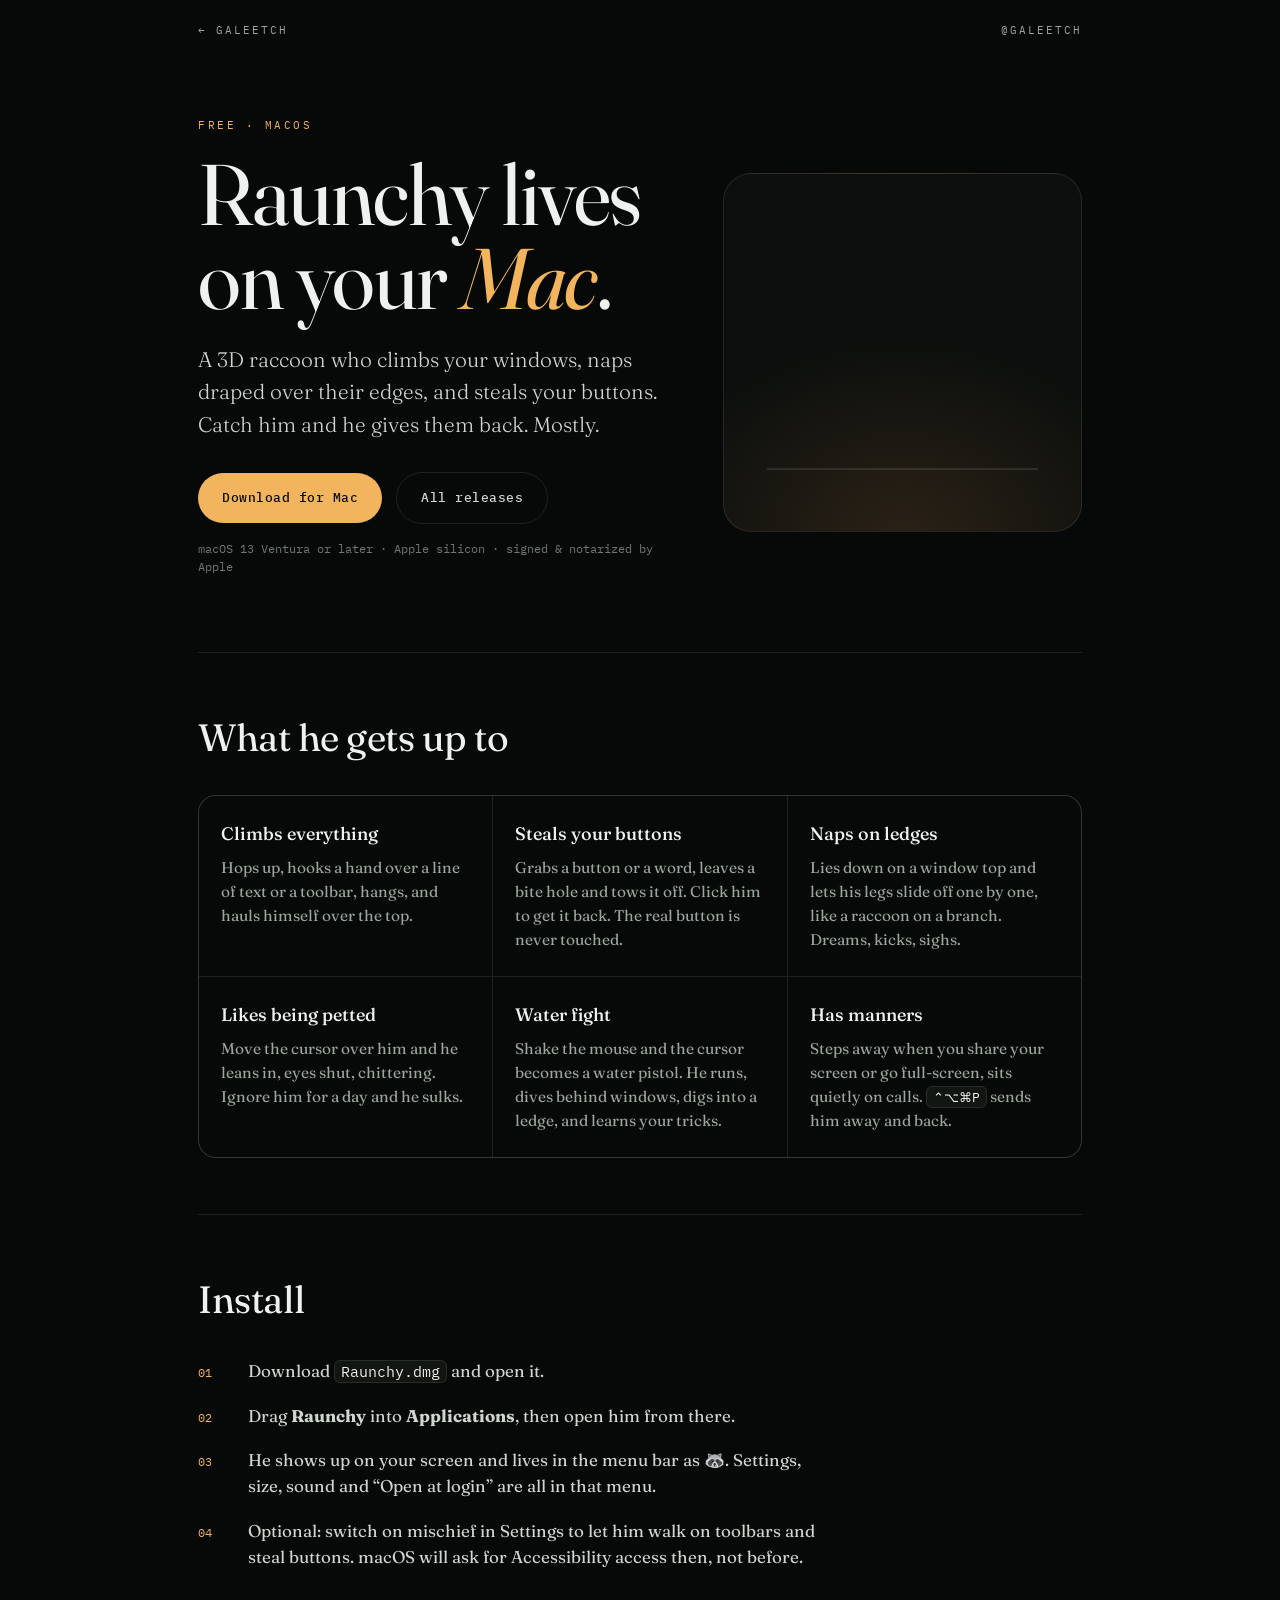
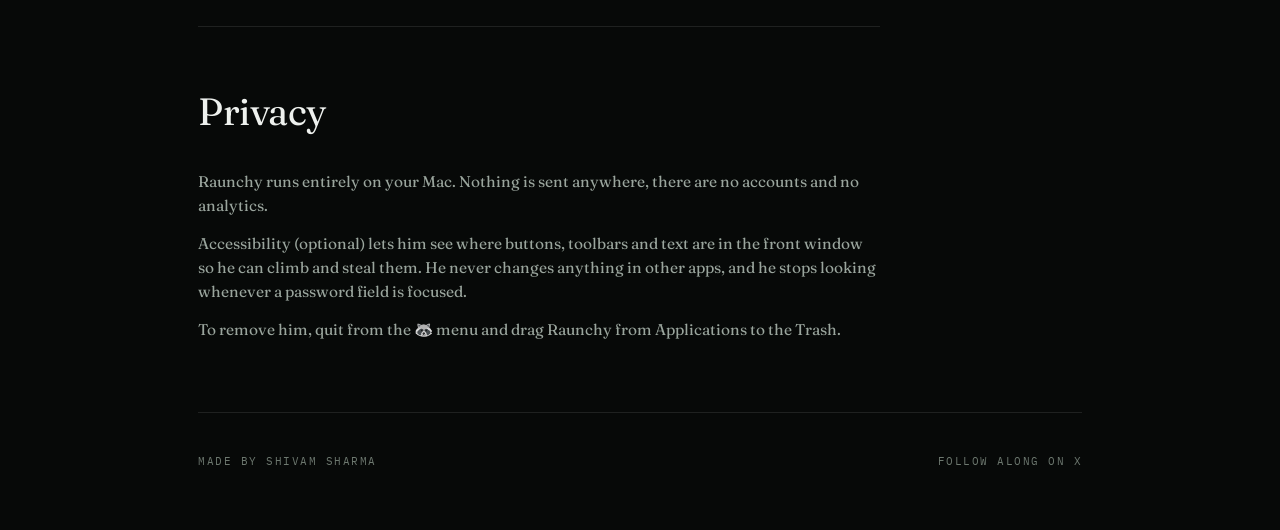
<file: raunchy/index.html>
<!DOCTYPE html>
<html lang="en">
<head>
<meta charset="utf-8">
<meta name="viewport" content="width=device-width, initial-scale=1">
<title>Raunchy — a raccoon who lives on your Mac</title>
<meta name="description" content="Raunchy is a 3D raccoon who lives on your Mac screen: he climbs your windows, naps on ledges, steals your buttons and gives them back when you catch him. Free for macOS.">
<meta name="author" content="Shivam Sharma">
<meta property="og:title" content="Raunchy — a raccoon who lives on your Mac">
<meta property="og:description" content="He climbs your windows, naps on ledges and steals your buttons. Free for macOS.">
<meta property="og:type" content="website">
<meta property="og:url" content="https://galeetch.com/raunchy/">
<meta property="og:image" content="https://raw.githubusercontent.com/shivamsharma00/raunchy/main/assets/raunchy-card.png">
<meta name="twitter:card" content="summary_large_image">
<meta name="twitter:site" content="@galeetch">
<meta name="twitter:image" content="https://raw.githubusercontent.com/shivamsharma00/raunchy/main/assets/raunchy-card.png">
<meta name="theme-color" content="#070908">
<link rel="icon" href="https://raw.githubusercontent.com/shivamsharma00/raunchy/main/assets/icon-256.png">
<link rel="preconnect" href="https://fonts.googleapis.com">
<link rel="preconnect" href="https://fonts.gstatic.com" crossorigin>
<link href="https://fonts.googleapis.com/css2?family=Fraunces:ital,opsz,wght@0,9..144,300;0,9..144,400;0,9..144,500;1,9..144,400&family=IBM+Plex+Mono:wght@400;500&display=swap" rel="stylesheet">
<style>
  :root{
    --ink0:#070908; --ink1:#0c0f0d; --ink2:#121613;
    --fog:#eef1ee; --fog2:#cfd6d0; --dim:#9aa59d; --dim2:#6d786f;
    --moss:#9db98f; --amber:#f2b45c;
    --hair:rgba(238,241,238,0.10);
    --serif:'Fraunces',Georgia,serif;
    --mono:'IBM Plex Mono',ui-monospace,monospace;
  }
  *{box-sizing:border-box;}
  html,body{margin:0;background:var(--ink0);}
  body{font-family:var(--serif);color:var(--fog2);-webkit-font-smoothing:antialiased;line-height:1.55;}
  a{color:inherit;}
  ::selection{background:var(--amber);color:var(--ink0);}
  .wrap{max-width:980px;margin:0 auto;padding:0 clamp(16px,5vw,48px);}

  nav{display:flex;justify-content:space-between;align-items:center;padding:22px 0;
    font-family:var(--mono);font-size:11px;letter-spacing:2px;text-transform:uppercase;color:var(--dim);}
  nav a{text-decoration:none;}
  nav a:hover{color:var(--fog);}

  .hero{display:grid;grid-template-columns:1.15fr .85fr;gap:40px;align-items:center;padding:56px 0 64px;}
  .kicker{font-family:var(--mono);font-size:11px;letter-spacing:2.5px;text-transform:uppercase;color:var(--amber);margin:0 0 18px;}
  h1{font-weight:400;font-size:clamp(46px,8vw,86px);line-height:.98;margin:0 0 22px;color:var(--fog);letter-spacing:-1.5px;}
  h1 em{font-style:italic;color:var(--amber);}
  .lede{font-size:clamp(18px,2.2vw,21px);font-weight:300;max-width:30em;margin:0 0 32px;}
  .cta{display:flex;flex-wrap:wrap;gap:14px;align-items:center;}
  .btn{display:inline-flex;align-items:center;gap:10px;padding:15px 24px;border-radius:999px;text-decoration:none;
    font-family:var(--mono);font-size:13px;font-weight:500;letter-spacing:.5px;transition:transform .15s ease, background .15s ease;}
  .btn.primary{background:var(--amber);color:var(--ink0);}
  .btn.primary:hover{transform:translateY(-1px);background:#ffc778;}
  .btn.ghost{border:1px solid var(--hair);color:var(--fog2);}
  .btn.ghost:hover{border-color:var(--dim2);color:var(--fog);}
  .req{font-family:var(--mono);font-size:11.5px;color:var(--dim2);margin-top:16px;}

  .stage{position:relative;aspect-ratio:1/1;border-radius:28px;
    background:radial-gradient(120% 90% at 50% 100%, #2a2116 0%, var(--ink1) 60%);border:1px solid var(--hair);
    display:flex;align-items:flex-end;justify-content:center;overflow:hidden;}
  .stage::after{content:"";position:absolute;left:12%;right:12%;bottom:17%;height:2px;background:var(--hair);}
  .stage img{height:68%;width:auto;max-width:80%;object-fit:contain;margin-bottom:17%;position:relative;z-index:1;filter:drop-shadow(0 18px 18px rgba(0,0,0,.45));}
  .stage .fallback{position:absolute;inset:0;display:flex;align-items:center;justify-content:center;font-size:120px;}

  section{padding:56px 0;border-top:1px solid var(--hair);}
  h2{font-weight:400;font-size:clamp(28px,4vw,38px);color:var(--fog);margin:0 0 28px;letter-spacing:-.5px;}
  .grid{display:grid;grid-template-columns:repeat(3,1fr);gap:1px;background:var(--hair);border:1px solid var(--hair);border-radius:18px;overflow:hidden;}
  .card{background:var(--ink0);padding:24px 22px;}
  .card h3{font-weight:500;font-size:18px;color:var(--fog);margin:0 0 8px;}
  .card p{margin:0;font-size:15.5px;color:var(--dim);}

  ol.steps{list-style:none;counter-reset:s;padding:0;margin:0;display:grid;gap:18px;max-width:640px;}
  ol.steps li{counter-increment:s;display:grid;grid-template-columns:44px 1fr;gap:6px;align-items:baseline;font-size:17px;}
  ol.steps li::before{content:counter(s,decimal-leading-zero);font-family:var(--mono);font-size:12px;color:var(--amber);}
  code,kbd{font-family:var(--mono);font-size:.86em;background:var(--ink2);border:1px solid var(--hair);border-radius:6px;padding:1px 6px;color:var(--fog);}

  .fine{font-size:15.5px;color:var(--dim);max-width:44em;}
  .fine p{margin:0 0 14px;}
  footer{padding:40px 0 60px;border-top:1px solid var(--hair);font-family:var(--mono);font-size:11px;letter-spacing:1.5px;
    color:var(--dim2);display:flex;justify-content:space-between;flex-wrap:wrap;gap:12px;text-transform:uppercase;}
  footer a{text-decoration:none;} footer a:hover{color:var(--fog);}

  @media (max-width:760px){
    .hero{grid-template-columns:1fr;padding-top:24px;gap:32px;}
    .stage{max-width:420px;width:100%;margin:0 auto;order:-1;}
    .grid{grid-template-columns:1fr;}
  }
</style>
</head>
<body>
<div class="wrap">
  <nav>
    <a href="/">← galeetch</a>
    <a href="https://x.com/galeetch">@galeetch</a>
  </nav>

  <header class="hero">
    <div>
      <p class="kicker">Free · macOS</p>
      <h1>Raunchy lives on your <em>Mac</em>.</h1>
      <p class="lede">A 3D raccoon who climbs your windows, naps draped over their edges, and steals your buttons. Catch him and he gives them back. Mostly.</p>
      <div class="cta">
        <a class="btn primary" id="dl" href="https://github.com/shivamsharma00/raunchy/releases/latest/download/Raunchy.dmg">Download for Mac</a>
        <a class="btn ghost" href="https://github.com/shivamsharma00/raunchy/releases">All releases</a>
      </div>
      <p class="req">macOS 13 Ventura or later · Apple silicon · signed &amp; notarized by Apple</p>
    </div>
    <div class="stage">
      <img src="https://raw.githubusercontent.com/shivamsharma00/raunchy/main/assets/raunchy.webp" alt="Raunchy the raccoon, standing"
           onerror="this.remove();this.parentNode.insertAdjacentHTML('beforeend','<span class=fallback>🦝</span>')">
    </div>
  </header>

  <section>
    <h2>What he gets up to</h2>
    <div class="grid">
      <div class="card"><h3>Climbs everything</h3><p>Hops up, hooks a hand over a line of text or a toolbar, hangs, and hauls himself over the top.</p></div>
      <div class="card"><h3>Steals your buttons</h3><p>Grabs a button or a word, leaves a bite hole and tows it off. Click him to get it back. The real button is never touched.</p></div>
      <div class="card"><h3>Naps on ledges</h3><p>Lies down on a window top and lets his legs slide off one by one, like a raccoon on a branch. Dreams, kicks, sighs.</p></div>
      <div class="card"><h3>Likes being petted</h3><p>Move the cursor over him and he leans in, eyes shut, chittering. Ignore him for a day and he sulks.</p></div>
      <div class="card"><h3>Water fight</h3><p>Shake the mouse and the cursor becomes a water pistol. He runs, dives behind windows, digs into a ledge, and learns your tricks.</p></div>
      <div class="card"><h3>Has manners</h3><p>Steps away when you share your screen or go full-screen, sits quietly on calls. <kbd>⌃⌥⌘P</kbd> sends him away and back.</p></div>
    </div>
  </section>

  <section>
    <h2>Install</h2>
    <ol class="steps">
      <li><span>Download <code>Raunchy.dmg</code> and open it.</span></li>
      <li><span>Drag <b>Raunchy</b> into <b>Applications</b>, then open him from there.</span></li>
      <li><span>He shows up on your screen and lives in the menu bar as 🦝. Settings, size, sound and “Open at login” are all in that menu.</span></li>
      <li><span>Optional: switch on mischief in Settings to let him walk on toolbars and steal buttons. macOS will ask for Accessibility access then, not before.</span></li>
    </ol>
  </section>

  <section class="fine">
    <h2>Privacy</h2>
    <p>Raunchy runs entirely on your Mac. Nothing is sent anywhere, there are no accounts and no analytics.</p>
    <p>Accessibility (optional) lets him see where buttons, toolbars and text are in the front window so he can climb and steal them. He never changes anything in other apps, and he stops looking whenever a password field is focused.</p>
    <p>To remove him, quit from the 🦝 menu and drag Raunchy from Applications to the Trash.</p>
  </section>

  <footer>
    <span>Made by <a href="/">Shivam Sharma</a></span>
    <a href="https://x.com/galeetch">Follow along on X</a>
  </footer>
</div>
</body>
</html>
</file>
